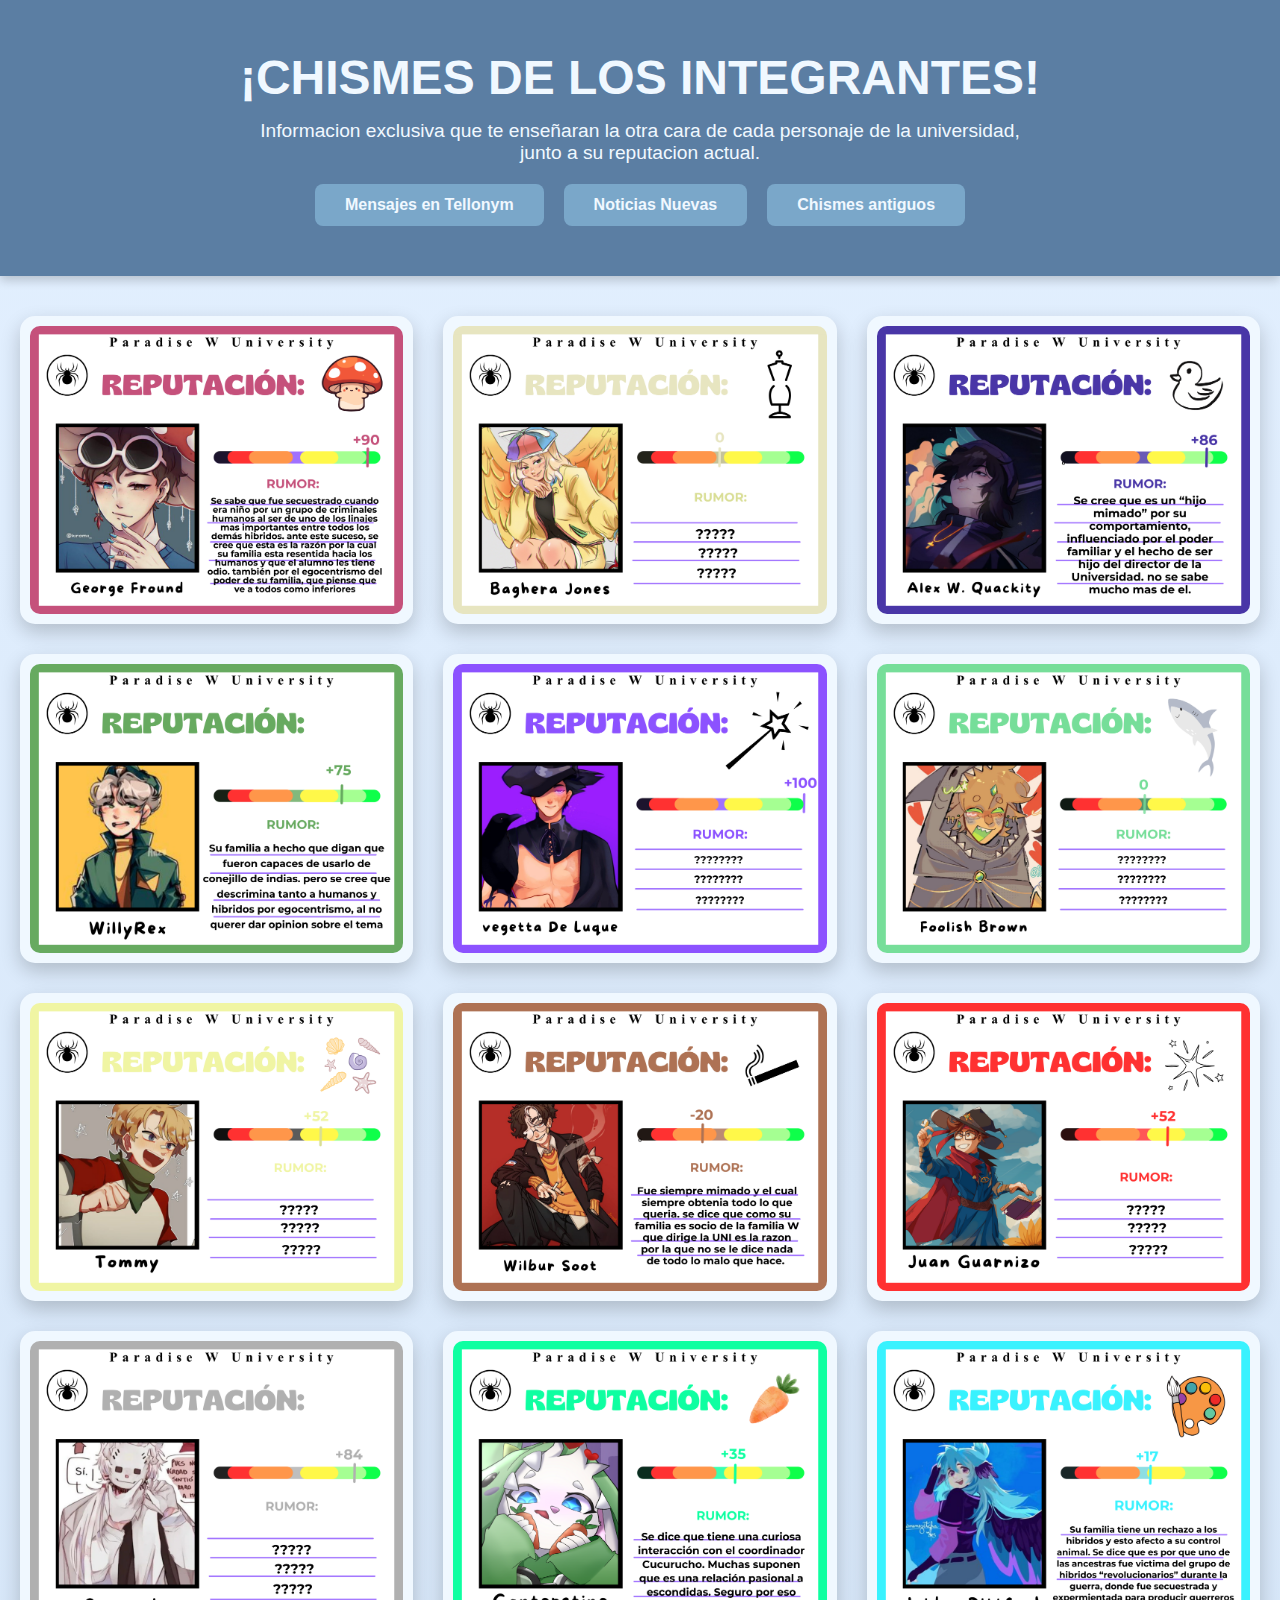
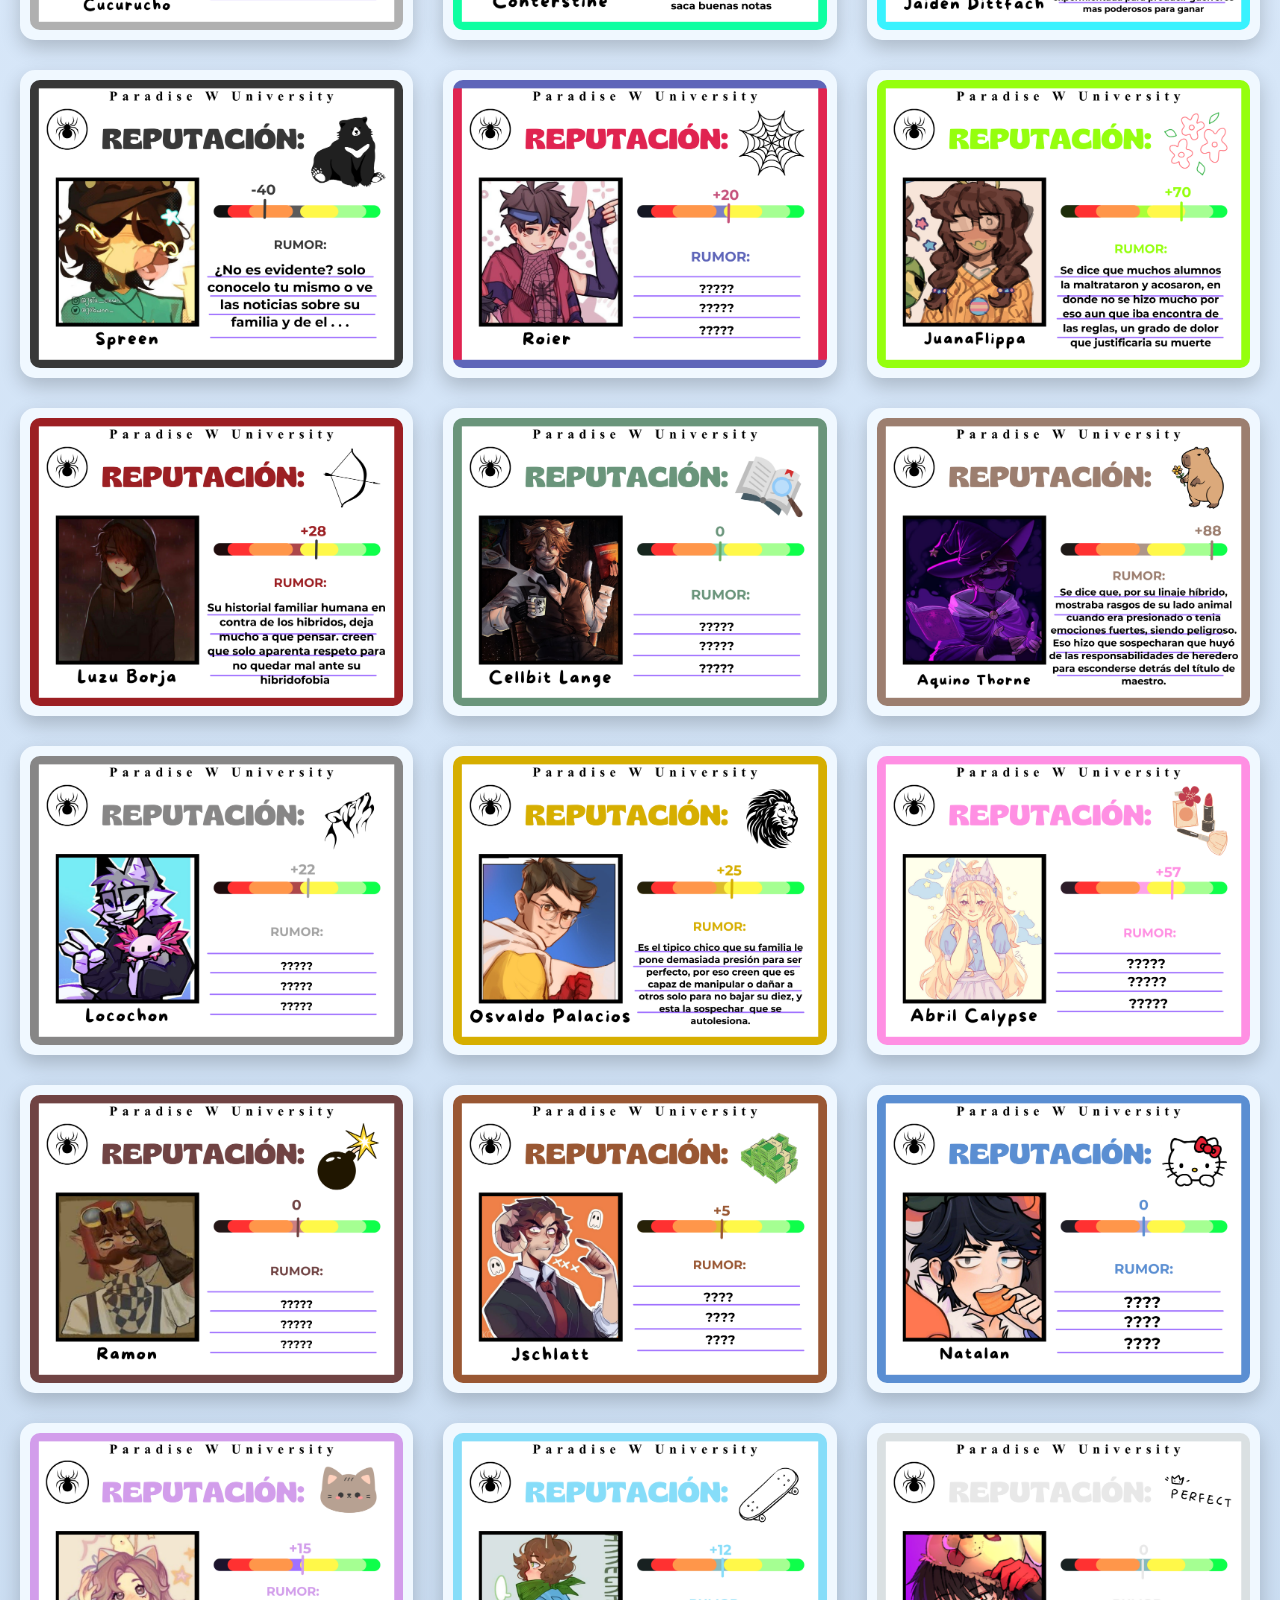
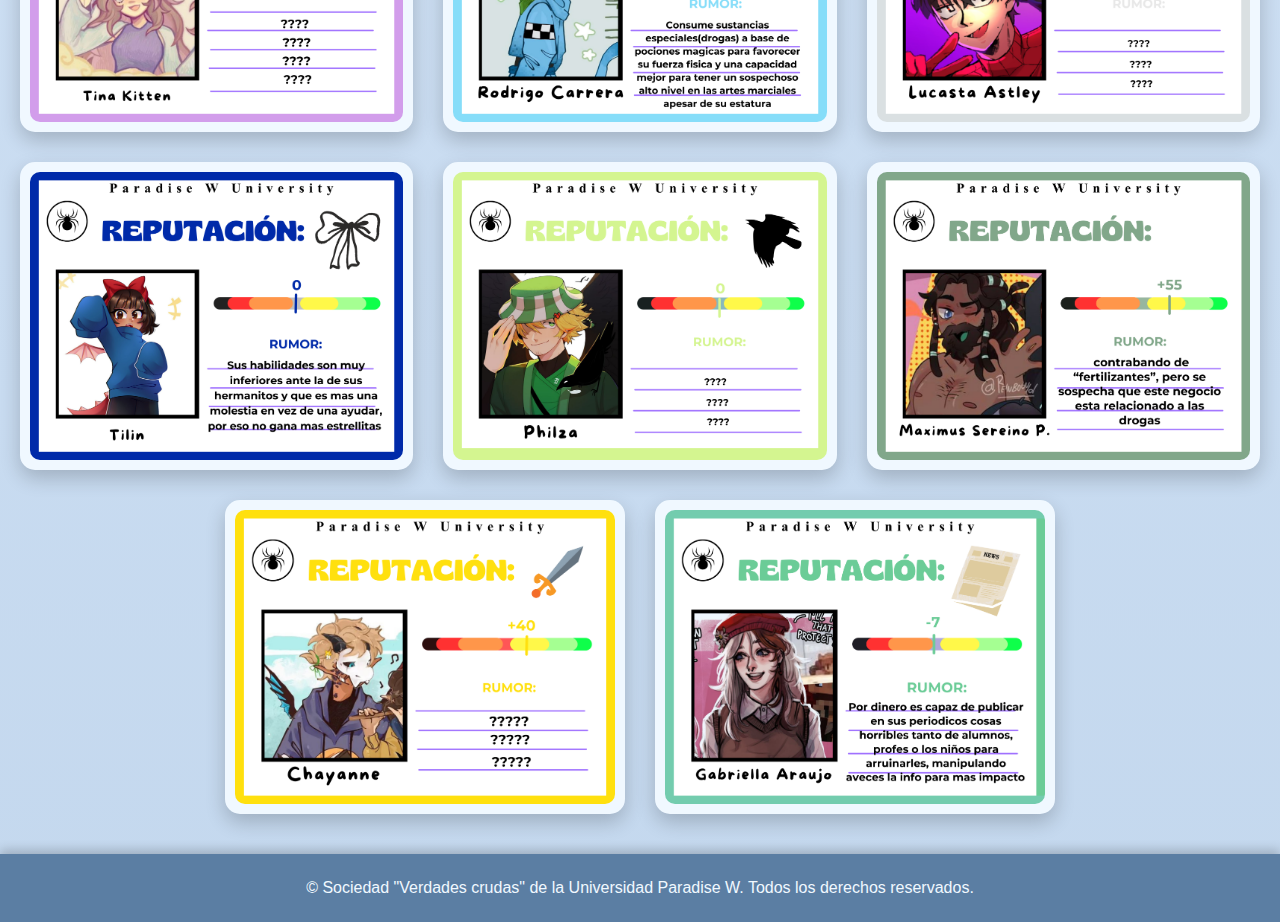
<file: member data.html>
<!DOCTYPE html>
<html lang="es">
<head>
    <meta charset="UTF-8">
    <meta name="viewport" content="width=device-width, initial-scale=1.0">
    <title>info de los integrantes</title>
    <link rel="stylesheet" href="member data.css">
</head>
<body>
    <!-- Encabezado destacable -->
    <header class="header">
        <h1>¡CHISMES DE LOS INTEGRANTES!</h1>
        <p>Informacion exclusiva que te enseñaran la otra cara de cada personaje de la universidad, junto a su reputacion actual.</p>
    <nav class="header-buttons">
        <a href="mensaje.html" class="btn-link">Mensajes en Tellonym</a>
    <a href="index.html" class="btn-link">Noticias Nuevas</a>
    <a href="newspast.html" class="btn-link">Chismes antiguos</a>
</nav>
    </header>

    <!-- Galería de imágenes -->
    <main class="gallery">
        <div class="image-container">
            <img src="george.png" alt="Imagen 1">
        </div>
         <div class="image-container">
            <img src="BAGHERA.png" alt="Imagen 2">
             </div>
    
        <div class="image-container">
            <img src="quackity.png" alt="Imagen 3">
        </div>
         <div class="image-container">
            <img src="willy.png" alt="Imagen 1">
        </div>
        <div class="image-container">
            <img src="vegetta.png" alt="Imagen 2">
        </div>
           <div class="image-container">
            <img src="FOOLISH.png" alt="Imagen 2">
        </div>
       
        <div class="image-container">
            <img src="TOMMY.png" alt="Imagen 3">
        </div>
<div class="image-container">
            <img src="WILBUR.png" alt="Imagen 2">
        </div>   
         <div class="image-container">
            <img src="JUAN (2).png" alt="Imagen 2">
        </div>
        <div class="image-container">
            <img src="cucuru.png" alt="Imagen 2">
        </div>   
        <div class="image-container">
            <img src="conter.png" alt="Imagen 1">
        </div>
         <div class="image-container">
            <img src="JAIDEN.png" alt="Imagen 1">
        </div>
          <div class="image-container">
            <img src="spreen amorcito.png" alt="Imagen 1">
        </div>
         <div class="image-container">
            <img src="ROIR.png" alt="Imagen 3">
        </div>
        
         
         <div class="image-container">
            <img src="JUANA.png" alt="Imagen 1">
        </div>
         <div class="image-container">
            <img src="LUZU.png" alt="Imagen 1">
        </div>
         <div class="image-container">
            <img src="CELLBIT.png" alt="Imagen 2">
             </div>  

         <div class="image-container">
            <img src="aquino.png" alt="Imagen 2">
        </div>
         <div class="image-container">
            <img src="LOCOCHON.png" alt="Imagen 2">
        </div>   
         <div class="image-container">
            <img src="MARIA.png" alt="Imagen 2">
        </div>   
        <div class="image-container">
            <img src="ARI.png" alt="Imagen 2">
        </div>  
          <div class="image-container">
            <img src="RAMON.png" alt="Imagen 1">
        </div>
     <div class="image-container">
            <img src="JSCH.png" alt="Imagen 1">
        </div>
        <div class="image-container">
            <img src="NATALAN.png" alt="Imagen 2">
        </div>   
          <div class="image-container">
            <img src="TINA.png" alt="Imagen 1">
        </div>
         <div class="image-container">
            <img src="CARRE.png" alt="Imagen 1">
        </div>
        <div class="image-container">
            <img src="LUCAS.png" alt="Imagen 2">
        </div>   
         <div class="image-container">
            <img src="TILIN.png" alt="Imagen 1">
        </div>
          <div class="image-container">
            <img src="PHILZ.png" alt="Imagen 1">
        </div>
        <div class="image-container">
            <img src="sapo peta.png" alt="Imagen 2">
        </div>   
       
             <div class="image-container">
            <img src="CHAY.png" alt="Imagen 3">
             </div>
         
            <div class="image-container">
            <img src="bagi.png" alt="Imagen 3">
        </div>
         
          
    </main>

    <!-- Pie de página destacable -->
    <footer class="footer">
        <p>&copy; Sociedad "Verdades crudas" de la Universidad Paradise W. Todos los derechos reservados.</p>
    </footer>
</body>
</html>
</file>
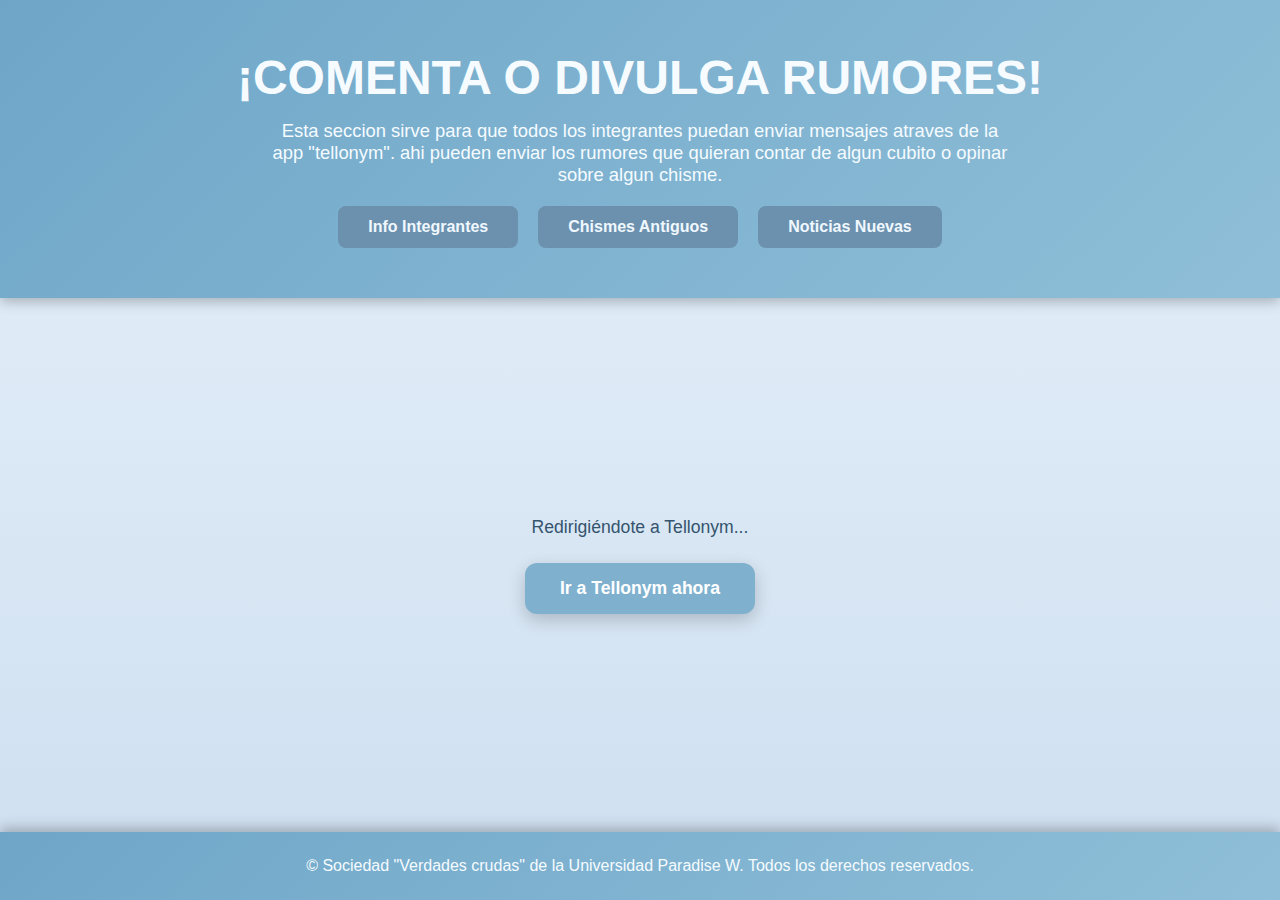
<file: mensaje.html>
<!DOCTYPE html>
<html lang="es">
<head>
    <meta charset="UTF-8">
    <meta name="viewport" content="width=device-width, initial-scale=1.0">
    <title>Mensajes anonimos</title>
    <link rel="stylesheet" href="mensaje.css">

    <!-- REDIRECCIÓN AUTOMÁTICA A TELLONYM -->
    <!-- CAMBIA "TU_USUARIO" POR TU USUARIO REAL -->
    <meta http-equiv="refresh" content="2; url=https://tellonym.me/UniversityParadiseW">
</head>
<body>

    <!-- ENCABEZADO -->
    <header class="header">
        <h1>¡COMENTA O DIVULGA RUMORES!</h1>
        <p>
           Esta seccion sirve para que todos los integrantes puedan enviar mensajes atraves de la app "tellonym". ahi pueden enviar los rumores que quieran contar de algun cubito o opinar sobre algun chisme.
        </p>
        <nav class="header-buttons">
    <a href="member data.html" class="btn-link">Info Integrantes</a>
    <a href="newspast.html" class="btn-link">Chismes Antiguos</a>
    <a href="index.html" class="btn-link">Noticias Nuevas</a>
</nav>
    </header>

    <!-- CUERPO (solo enlace a Tellonym) -->
    <main class="redirect">
        <p>Redirigiéndote a Tellonym...</p>

        <a href="https://tellonym.me/UniversityParadiseW" class="tellonym-button">
            Ir a Tellonym ahora
        </a>
    </main>

    <!-- PIE DE PÁGINA -->
    <footer class="footer">
        <p>&copy; Sociedad "Verdades crudas" de la Universidad Paradise W. Todos los derechos reservados.</p>
    </footer>

</body>
</html>
</file>
<file: member data.css>
/* Reset básico */
* {
    margin: 0;
    padding: 0;
    box-sizing: border-box;
    font-family: 'Segoe UI', Tahoma, Geneva, Verdana, sans-serif;
}

/* Cuerpo */
body {
    background: linear-gradient(180deg, #e3f0ff 0%, #c4d8ee 100%);
    color: #1a1a1a;
}

/* Encabezado */
.header {
    background-color: #5b7ea3; /* Azul frío destacable */
    color: #f0f8ff;
    text-align: center;
    padding: 50px 20px;
    box-shadow: 0 4px 10px rgba(0,0,0,0.2);
}

.header h1 {
    font-size: 3rem;
    margin-bottom: 15px;
}

.header p {
    font-size: 1.2rem;
    max-width: 800px;
    margin: 0 auto;
}

/* Galería de imágenes */
.gallery {
    display: flex;
    flex-wrap: wrap;
    justify-content: center;
    padding: 40px 20px;
    gap: 30px; /* Espacios entre imágenes */
}

.image-container {
    flex: 1 1 300px; /* Cada imagen ocupa mínimo 300px y se ajusta */
    max-width: 400px;
    background-color: #f0f8ff;
    padding: 10px; /* Espacio arriba, abajo, izquierda, derecha */
    border-radius: 15px;
    box-shadow: 0 8px 20px rgba(0,0,0,0.2);
    transition: transform 0.3s ease, box-shadow 0.3s ease;
}

.image-container img {
    width: 100%;
    height: auto; /* Mantiene proporción y no corta la imagen */
    display: block;
    border-radius: 10px;
}

.image-container:hover {
    transform: translateY(-5px);
    box-shadow: 0 12px 25px rgba(0,0,0,0.3);
}

/* Pie de página */
.footer {
    background-color: #5b7ea3; /* Mismo azul que el encabezado */
    color: #f0f8ff;
    text-align: center;
    padding: 25px 10px;
    font-size: 1rem;
    box-shadow: 0 -4px 10px rgba(0,0,0,0.2);
}
.header-buttons {
    display: flex;
    justify-content: center; /* Centrar horizontalmente */
    margin-top: 20px; /* Separación mínima del párrafo */
    gap: 20px; /* Espacio entre botones */
}

/* Estilo de los botones */
.btn-link {
    text-decoration: none;
    padding: 12px 30px;
    background-color: #7aa7c9; /* Tonalidad fría destacable */
    color: #f0f8ff;
    font-weight: bold;
    border-radius: 8px;
    transition: all 0.3s ease;
    display: inline-block;
    text-align: center;
}

.btn-link:hover {
    background-color: #517898;
    transform: translateY(-2px);
    box-shadow: 0 4px 10px rgba(0,0,0,0.2);
}
</file>
<file: mensaje.css>
/* RESET */
* {
    margin: 0;
    padding: 0;
    box-sizing: border-box;
    font-family: 'Segoe UI', Tahoma, Geneva, Verdana, sans-serif;
}

/* CUERPO */
body {
    min-height: 100vh;
    display: flex;
    flex-direction: column;
    background: linear-gradient(180deg, #e7f2fb, #cfdff0);
    color: #243646;
}

/* ENCABEZADO */
.header {
    background: linear-gradient(135deg, #6fa6c8, #8fbfd8);
    color: #f5fbff;
    text-align: center;
    padding: 50px 20px;
    box-shadow: 0 4px 12px rgba(0, 0, 0, 0.25);
}

.header h1 {
    font-size: 3rem;
    margin-bottom: 15px;
}

.header p {
    max-width: 750px;
    margin: auto;
    font-size: 1.15rem;
}

/* CUERPO / REDIRECCIÓN */
.redirect {
    flex: 1;
    display: flex;
    flex-direction: column;
    justify-content: center;
    align-items: center;
    gap: 25px;
    text-align: center;
}

.redirect p {
    font-size: 1.1rem;
    color: #35546d;
}

/* BOTÓN TELLONYM */
.tellonym-button {
    text-decoration: none;
    background-color: #7fb1cf;
    color: #ffffff;
    padding: 15px 35px;
    border-radius: 12px;
    font-size: 1.1rem;
    font-weight: 600;
    box-shadow: 0 6px 18px rgba(0, 0, 0, 0.2);
    transition: all 0.3s ease;
}

.tellonym-button:hover {
    background-color: #6296b6;
    transform: translateY(-3px);
}

/* PIE DE PÁGINA */
.footer {
    background: linear-gradient(135deg, #6fa6c8, #8fbfd8);
    color: #f5fbff;
    text-align: center;
    padding: 25px 15px;
    box-shadow: 0 -4px 12px rgba(0, 0, 0, 0.25);
}
.header-buttons {
    display: flex;
    justify-content: center; /* Centrar horizontalmente */
    margin-top: 20px; /* Separación mínima del párrafo */
    gap: 20px; /* Espacio entre botones */
}

/* Estilo de los botones */
.btn-link {
    text-decoration: none;
    padding: 12px 30px;
    background-color: #6c91ae; /* Tonalidad fría destacable */
    color: #f0f8ff;
    font-weight: bold;
    border-radius: 8px;
    transition: all 0.3s ease;
    display: inline-block;
    text-align: center;
}

.btn-link:hover {
    background-color: #517898;
    transform: translateY(-2px);
    box-shadow: 0 4px 10px rgba(0,0,0,0.2);
}
</file>
